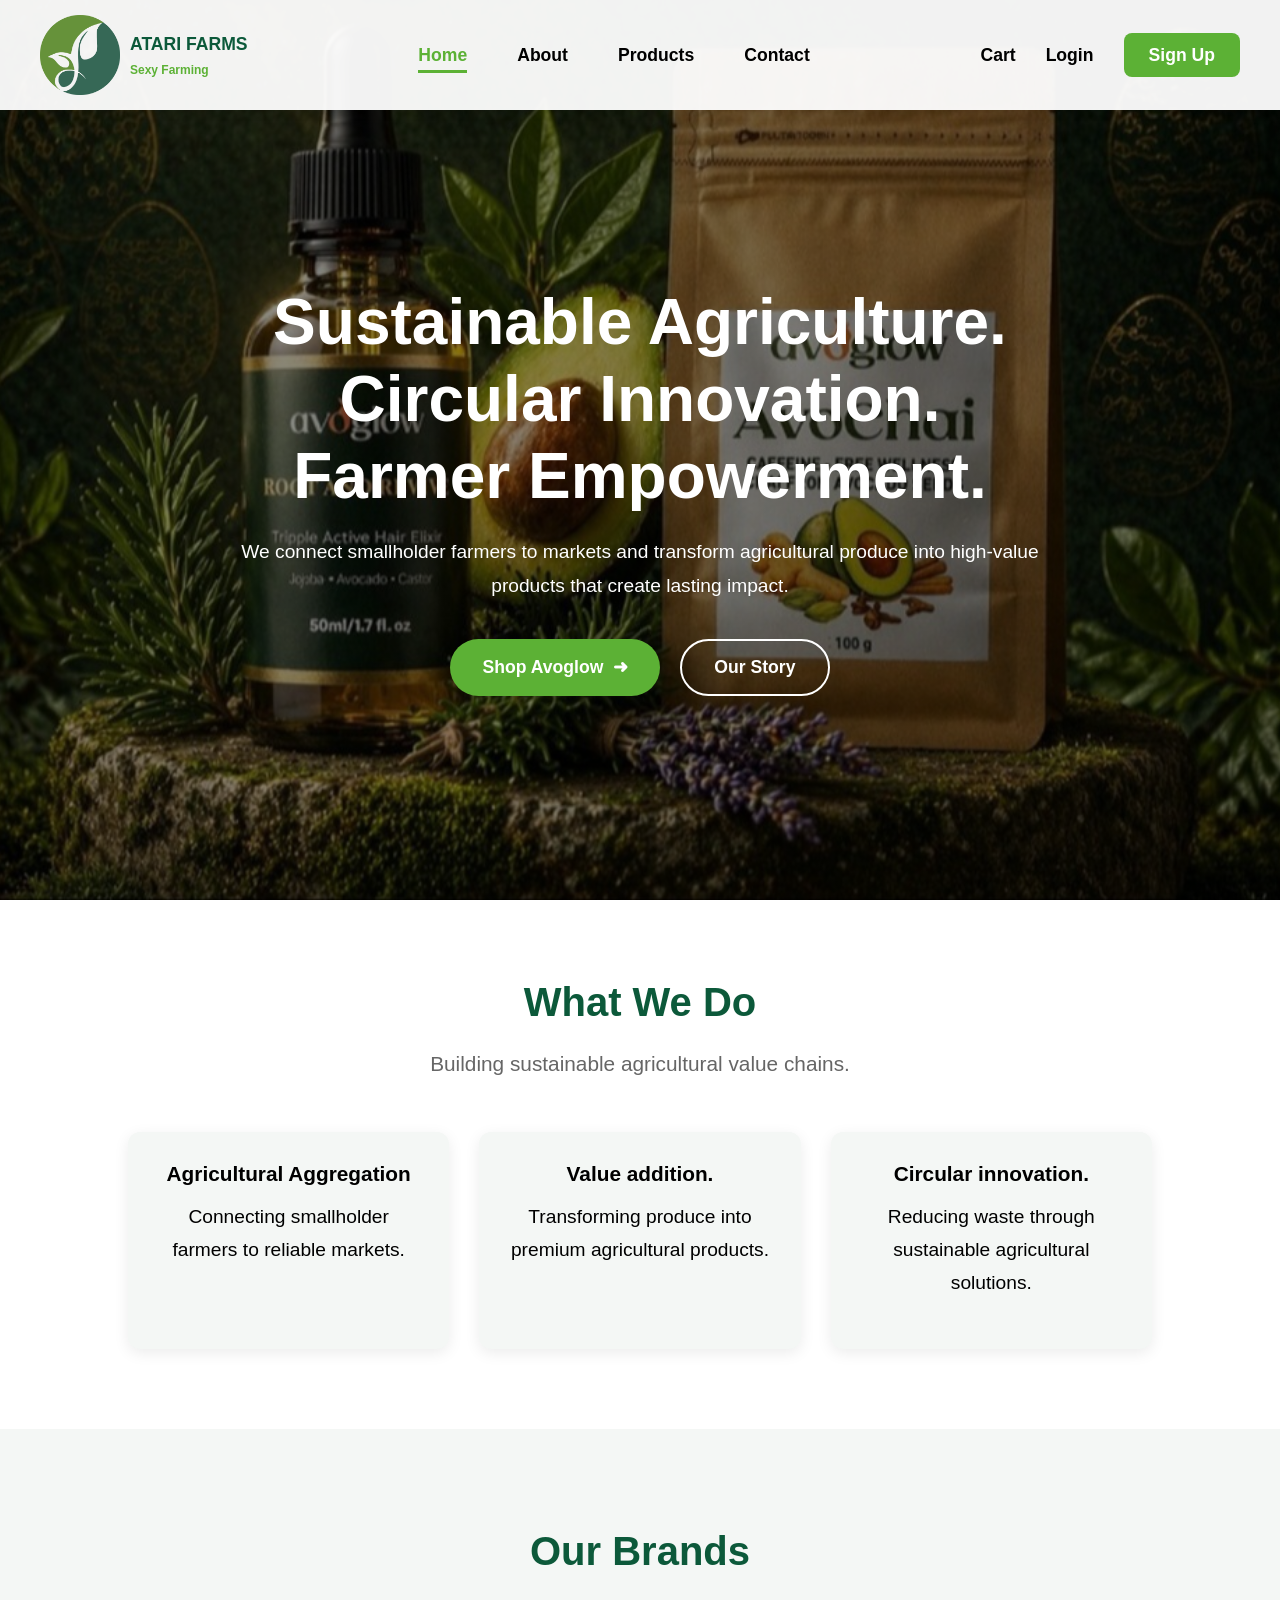
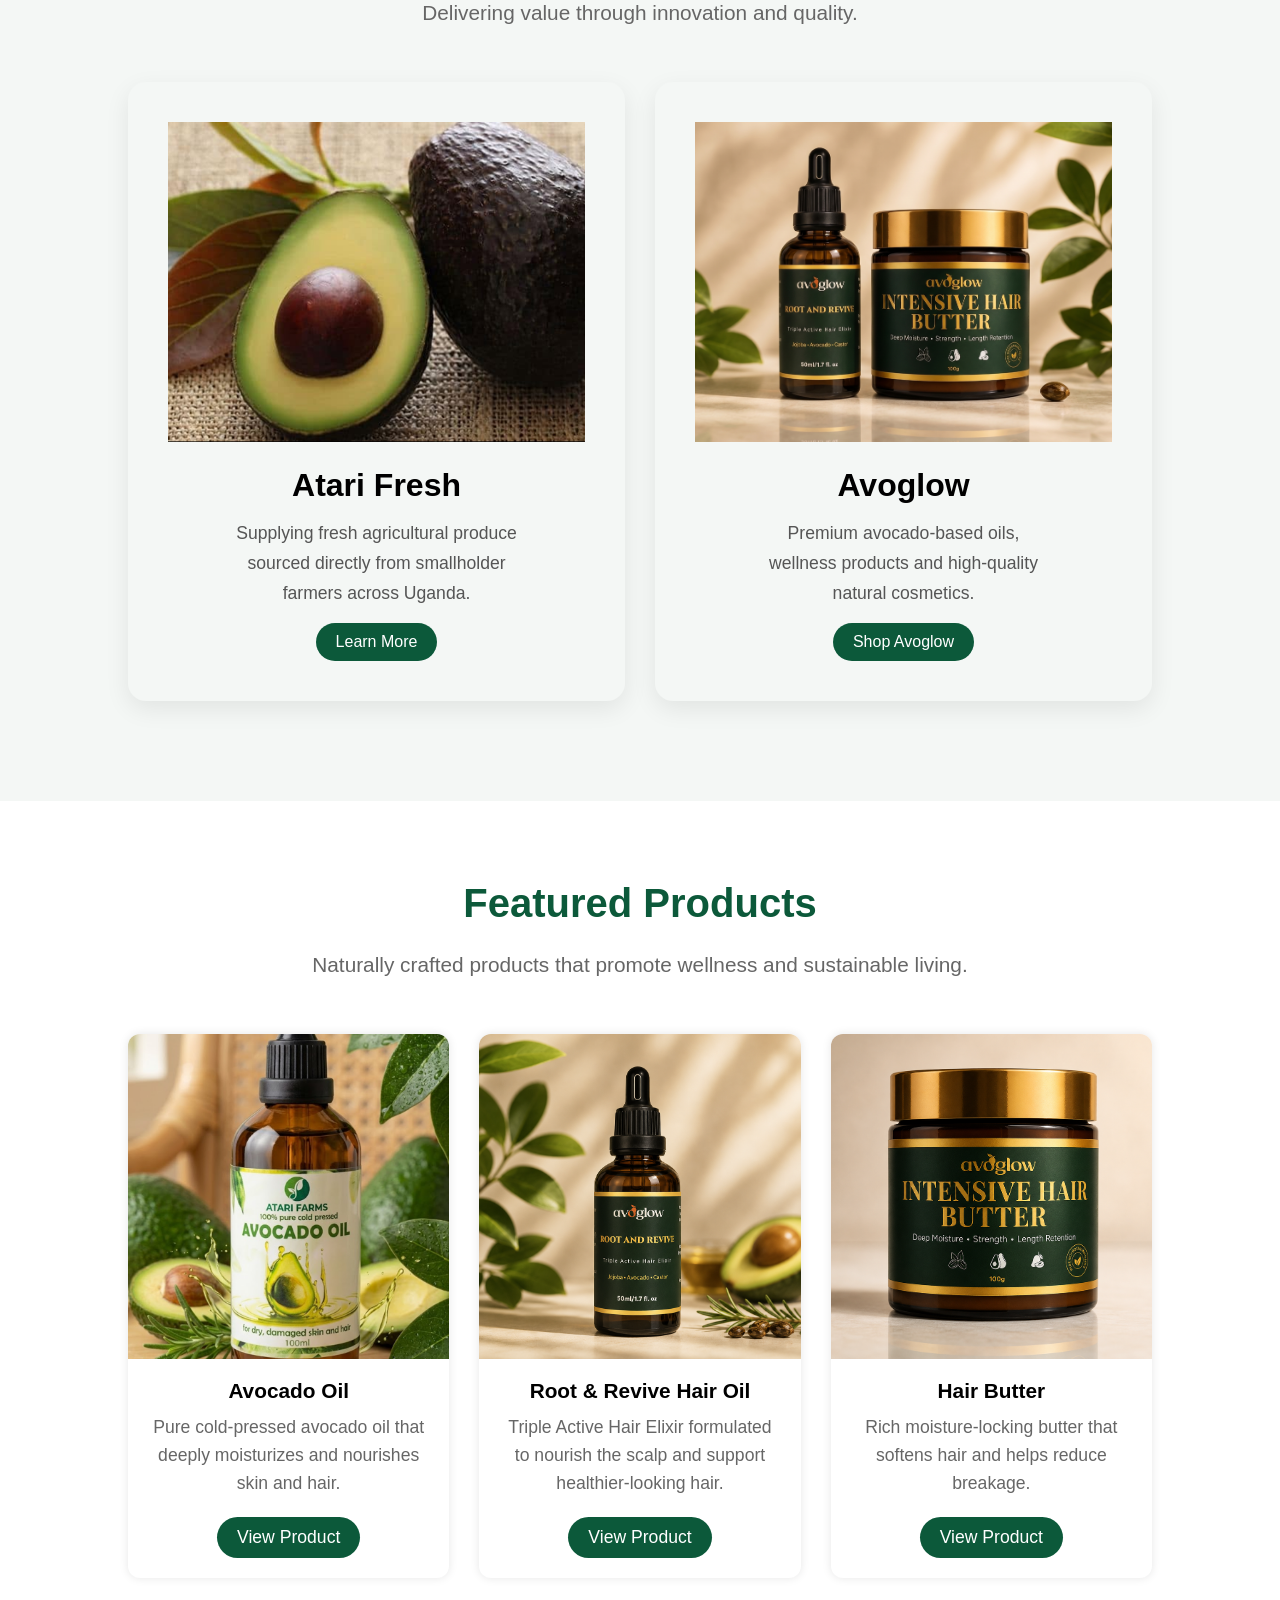
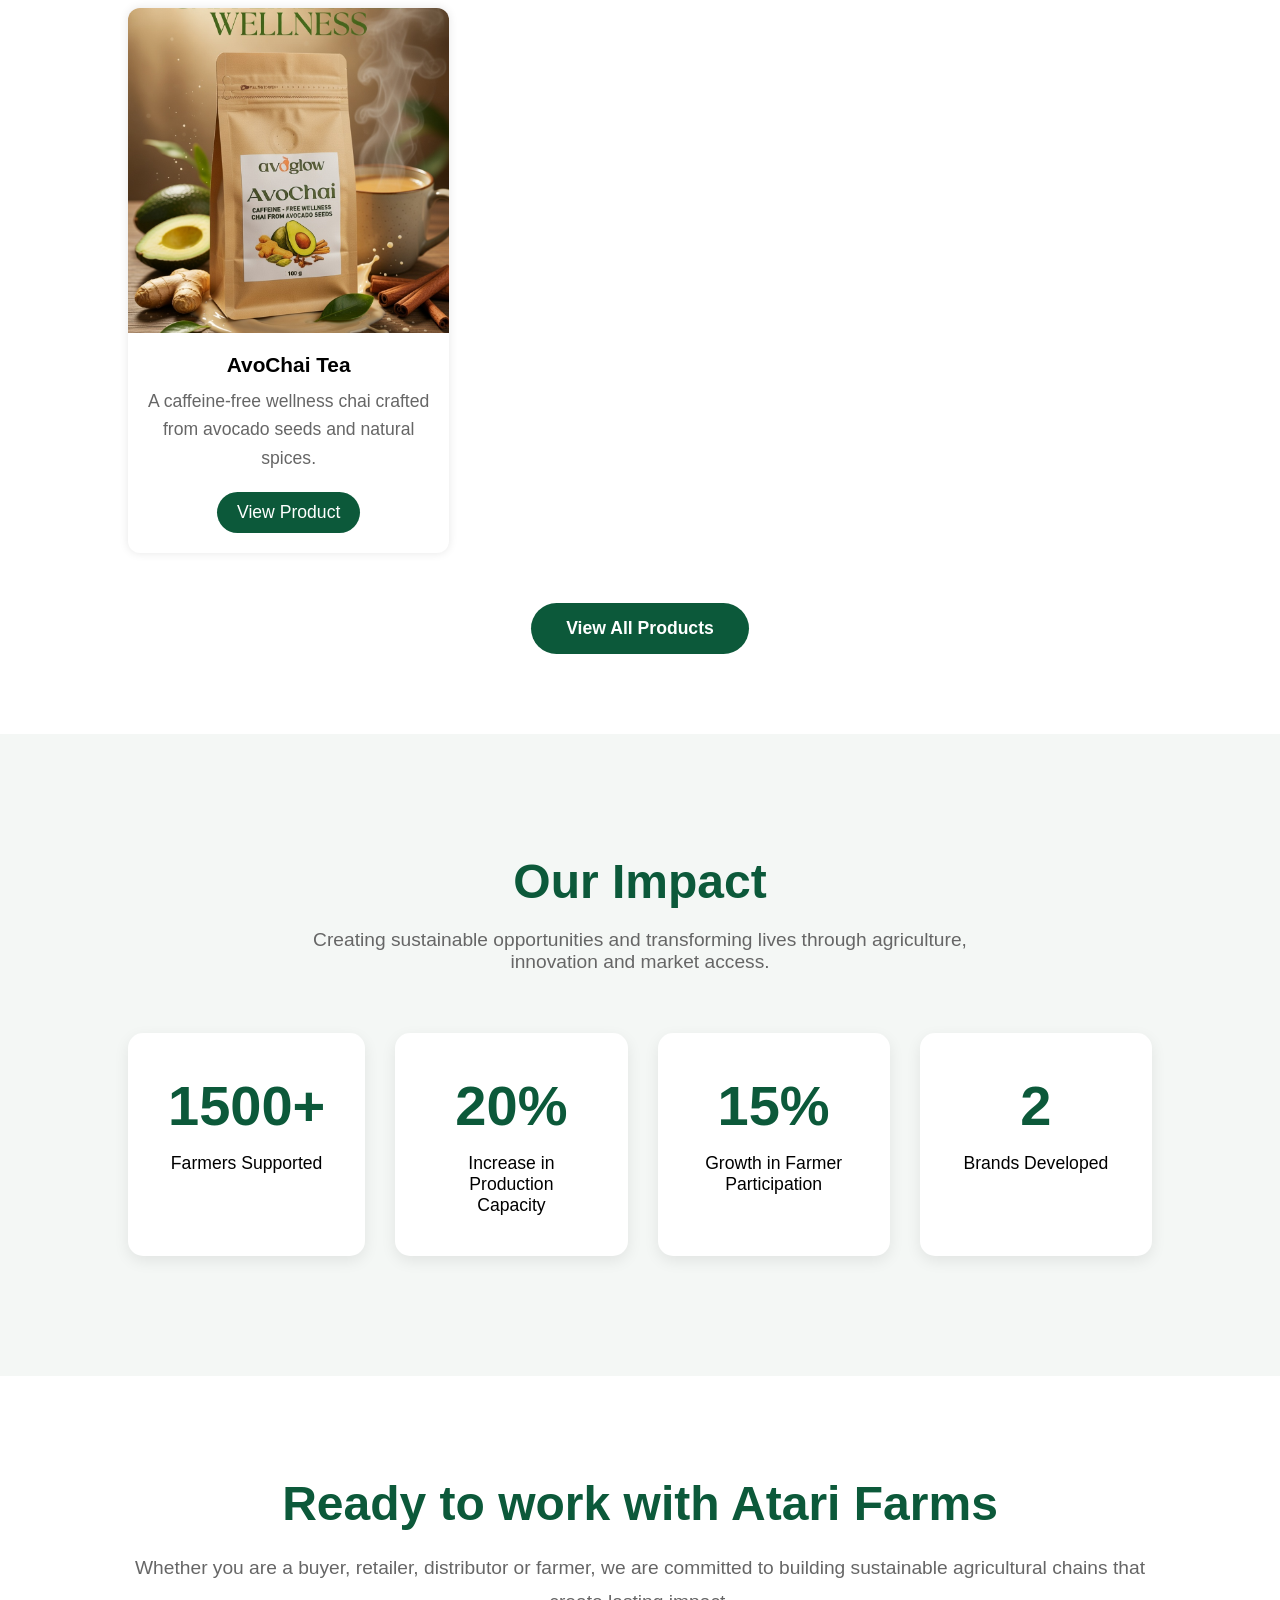
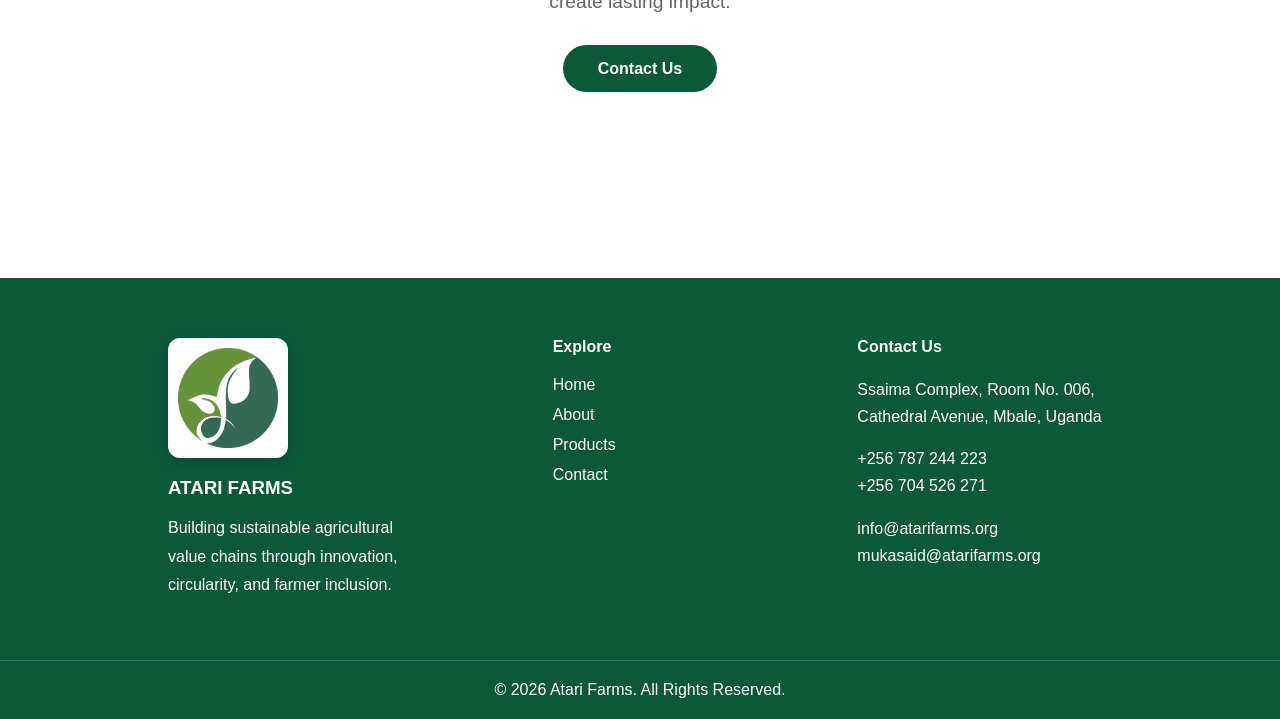
<file: index.html>
<!DOCTYPE html>
<html lang="en">
<head>
    <meta charset="UTF-8">
    <meta name="viewport" content="width=device-width, initial-scale=1.0">
    <link rel="stylesheet" href="index.css">
    <link rel="stylesheet" href="mobile.css">
    
    <title>Atari Farms</title>
</head>
<body>

    <nav>
        <ul class="main-nav">
            <li class="logo"><a href="index.html">
              <img src="Images/logo.png" alt="ATARI FARMS">
              <div class="logo-text">
                <h3> ATARI FARMS</h3>
                <P> Sexy Farming</P>
              </div>
            </a></li>
            <div class="nav-center"> 
                <li><a href="index.html" class="active">Home</a></li>
            <li><a href="about.html">About</a></li>
            <li><a href="products.html">Products</a></li>
            <li><a href="contact.html">Contact</a></li>
            </div>
            <div class="nav-right"> 
            <li><a href="">Cart</a></li>
            <li><a href="">Login</a></li>
            <li><a href="" class="signup-btn">Sign Up</a></li>
            </div>
        </ul>
    </nav>

    <section class="hero">
        <div class="hero-content">
            <h1>
                Sustainable Agriculture.<br>
                Circular Innovation.<br>
                Farmer Empowerment.
            </h1>
                <p>
                We connect smallholder farmers to markets and transform
                agricultural produce into high-value products that create
                lasting impact.
            </p>

            <div class="buttons">
                <a href="products.html" class="btn primary">Shop Avoglow <span> ➜ </span></a>
                <a href="about.html" class="btn secondary">Our Story</a>
            </div>
        </div>
    </section>

    <section class="what-we-do">
        <h2> What We Do</h2>
         <p class="section-subtitle">
        Building sustainable agricultural value chains.
    </p>
               <div class="cards">
            <div class="card">
                 <h3> Agricultural Aggregation</h3>
            <p> Connecting smallholder farmers to reliable markets.</p>
            </div>
            <div class="card"> 
            <h3> Value addition.</h3>
             <p> Transforming produce into premium agricultural products.</p>
        </div>
        <div class="card"> 
            <h3> Circular innovation.</h3>
            <p> Reducing waste through sustainable agricultural solutions.</p>
        </div>
        </div>
    </section>

   <section class="brands">
    <h2>Our Brands</h2>
    <p class="section-subtitle">
    Delivering value through innovation and quality.
</p>
    <div class="brand-container">
        <div class="brand-card">
            <img src="image.png" alt="">
            <h3>Atari Fresh</h3>
            <p>Supplying fresh agricultural produce sourced directly from smallholder farmers across Uganda.</p>
            <a href="#">Learn More</a>
        </div>
        <div class="brand-card">
            <img src="Images/brand avoglow.png" alt="">
            <h3>Avoglow</h3>
            <p> Premium avocado-based oils, wellness products and high-quality natural cosmetics.</p>
            <a href="products.html">Shop Avoglow</a>
        </div>
    </div>
</section>

    <section class="products">
        <h2> Featured Products</h2>
        <p class="section-subtitle">
    Naturally crafted products that promote wellness and sustainable living.
</p>
        <div class="product-grid">
            <div class="product-card">
                <img src="Images/pure-avocado-oil.png" alt="">
                <h3>Avocado Oil</h3>
                <p class="product-desc">
        Pure cold-pressed avocado oil that deeply moisturizes and nourishes skin and hair.
    </p>
    <a href="#" class="product-btn">View Product</a>
</div>

<div class="product-card">
    <img src="Images/root-revive.png" alt="">
    <h3>Root & Revive Hair Oil</h3>
    <p class="product-desc">
        Triple Active Hair Elixir formulated to nourish the scalp and support healthier-looking hair.
    </p>
    <a href="#" class="product-btn">View Product</a>
</div>

<div class="product-card">
    <img src="Images/hair-butter.png" alt="">
    <h3>Hair Butter</h3>
    <p class="product-desc">
        Rich moisture-locking butter that softens hair and helps reduce breakage.
    </p>
    <a href="#" class="product-btn">View Product</a>
</div>
<div class="product-card">
    <img src="Images/avochai.png" alt="">
    <h3>AvoChai Tea</h3>
    <p class="product-desc">
        A caffeine-free wellness chai crafted from avocado seeds and natural spices.
    </p>
    <a href="#" class="product-btn">View Product</a>
</div>
        </div>
        <div class="products-action">
    <a href="products.html" class="view-all-btn">
        View All Products
    </a>
</div>
    </section>

    <section class="impact">
    <h2>Our Impact</h2>
    <p class="impact-subtitle">
        Creating sustainable opportunities and transforming lives through agriculture, innovation and market access.
    </p>
    <div class="impact-container">
        <div class="impact-box">
            <h3>1500+</h3>
            <p>Farmers Supported</p>
        </div>
        <div class="impact-box">
            <h3>20%</h3>
            <p>Increase in Production Capacity</p>
        </div>
        <div class="impact-box">
            <h3>15%</h3>
            <p>Growth in Farmer Participation</p>
        </div>
        <div class="impact-box">
            <h3>2</h3>
            <p>Brands Developed</p>
        </div>
    </div>
</section>

    <section class="cta">
        <h2> Ready to work with Atari Farms</h2>
        <p> Whether you are a buyer, retailer, distributor or farmer, we are committed to building sustainable agricultural chains that create lasting impact.</p>
        <div class="cta-button">
            <a href="#" class="contact-btn">
                Contact Us
            </a>
        </div>
    </section>

    <footer class="footer">
    <div class="footer-container">
        <div class="footer-logo">
            <img src="Images/logo.png" alt="Atari Farms Logo">
            <h3>ATARI FARMS</h3>
            <p>
                Building sustainable agricultural value chains through
                innovation, circularity, and farmer inclusion.
            </p>
        </div>
        <div class="footer-links">
            <h4>Explore</h4>
            <ul>
                <li><a href="index.html">Home</a></li>
                <li><a href="about.html">About</a></li>
                <li><a href="products.html">Products</a></li>
                <li><a href="contact.html">Contact</a></li>
            </ul>
        </div>
        <div class="footer-contact">
            <h4>Contact Us</h4>
            <p> Ssaima Complex, Room No. 006,<br>
                Cathedral Avenue, Mbale, Uganda
            </p>
            <p>
                +256 787 244 223 <br>
                +256 704 526 271
            </p>
            <p>
                info@atarifarms.org <br>
                mukasaid@atarifarms.org
            </p>
        </div>
    </div>
    <div class="footer-bottom">
        <p>© 2026 Atari Farms. All Rights Reserved.</p>
    </div>
</footer>
</body>
</html>
</file>
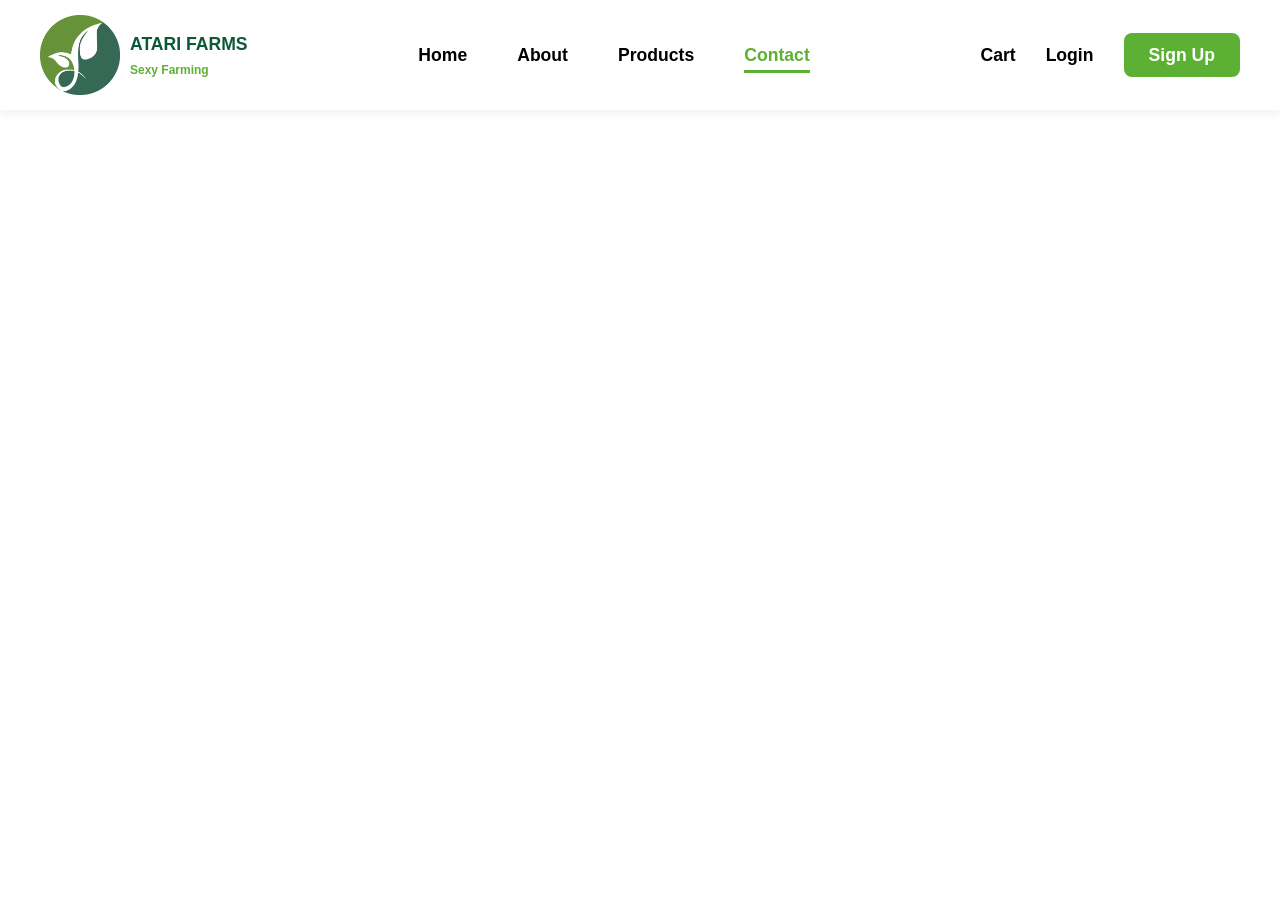
<file: contact.html>
<!DOCTYPE html>
<html lang="en">
<head>
    <meta charset="UTF-8">
    <meta name="viewport" content="width=device-width, initial-scale=1.0">
    <link rel="stylesheet" href="contact.css">
    
    <title>Atari Farms</title>
</head>
<body>

    <nav>
        <ul class="main-nav">
            <li class="logo"><a href="index.html">
              <img src="Images/logo.png" alt="ATARI FARMS">
              <div class="logo-text">
                <h3> ATARI FARMS</h3>
                <P> Sexy Farming</P>
              </div>
            </a></li>
            <div class="nav-center"> 
                <li><a href="index.html">Home</a></li>
            <li><a href="about.html">About</a></li>
            <li><a href="products.html">Products</a></li>
            <li><a href="contact.html" class="active">Contact</a></li>
            </div>
            <div class="nav-right"> 
            <li><a href="">Cart</a></li>
            <li><a href="">Login</a></li>
            <li><a href="" class="signup-btn">Sign Up</a></li>
            </div>
        </ul>
    </nav>
</file>
<file: index.css>
.hero-content{
    animation:fadeInUp 1.5s ease;
}
@keyframes fadeInUp{
    from{
        opacity:0;
        transform:translateY(30px);
    }
    to{
        opacity:1;
        transform:translateY(0);
    }
}
*{
    margin:0;
    padding:0;
    box-sizing:border-box;
}

:root{
    --primary-color:#0c593a;
    --accent-color:#5cb135;
    --background-color:#ffffff;
    --text-main:#050315;
    --surface-color:#f4f7f5;
}

body{
    font-family: Arial, Helvetica, sans-serif;
    
}
html{
    scroll-behavior: smooth;
}
.section-subtitle{
    color:#666;
    margin-top:15px;
    margin-bottom:50px;
    font-size:1.3rem;
    max-width:800px;
    margin:20px auto 50px;
    line-height:1.8;
    margin-left: auto;
    margin-right: auto;
}
nav{
    position:fixed;
    width:100%;
    top:0;
    left:0;
    z-index:1000;
    background:rgba(255,255,255,0.95);
    box-shadow:0 2px 10px rgba(0,0,0,0.08);
}

.main-nav{
    list-style:none;
    display:flex;
    align-items:center;
    justify-content: space-between;
    margin: 0;
    padding:15px 40px;
}

.main-nav a{
    text-decoration:none;
    color:black;
    font-weight:600;
    font-size:1.1rem;
    transition:0.3s ease;
}
.main-nav a:hover{
    color:var(--accent-color);
}
.nav-center{
    display:flex;
    gap:50px;
}
.nav-right{
    display:flex;
    gap:30px;
    align-items:center;
}
.active{
    color:#5cb135 !important;
    border-bottom:3px solid #5cb135;
    padding-bottom:5px;
}
.logo a{
    display: flex;
    align-items: center;
    gap: 15px;
}
.logo img{
    height:auto;
    width:80px;
}
.logo a{
    display:flex;
    align-items:center;
    gap:10px;
}

.logo-text h3{
    margin:0;
    color:#0c593a;
    font-size:1.1rem;
}

.logo-text p{
    margin:0;
    font-size:0.75rem;
    color:#5cb135;
    margin-top: 8px;
}
.signup-btn{
    background:#5cb135;
    color:white !important;
    padding:12px 25px;
    border-radius:8px;
}

.signup-btn:hover{
    background:#0c593a;
}

.hero{
    height:100vh;
    padding-top: 80px;
    background:
        linear-gradient(
            rgba(0,0,0,0.45),
            rgba(0,0,0,0.45)
        ),
        url("Images/home.png");
    background-size:cover;
    background-position:center;
    background-repeat: no-repeat;

    display:flex;
    justify-content:center;
    align-items:center;
    text-align:center;
}

.hero-content{
    max-width:800px;
    color:white;
}

.hero-content h1{
    font-size:4rem;
    margin-bottom:20px;
    line-height:1.2;
}

.hero-content p{
    font-size:1.2rem;
    margin-bottom:35px;
    line-height:1.8;
}
.buttons{
    display:flex;
    justify-content:center;
    gap:20px;
}

.btn{
    text-decoration:none;
    display: inline-flex;
    align-items: center;
    justify-content: center;
    gap: 10px;
    padding:16px 32px;
    border-radius:50px;
    font-weight:600;
    font-size: 1.1rem;
    transition:0.3s;
}

.primary{
    background:var(--accent-color);
    color:white;
}

.primary:hover{
    transform:translateY(-3px);
    background: #6bc93d;
    box-shadow:0 8px 20px rgba(92,177,53,0.35);
    }
.primary-btn span{
    margin-left:10px;
    transition:0.3s ease;
}

.primary-btn:hover span{
    transform:translateX(5px);
}

.secondary{
    border:2px solid white;
    color:white;
    background: transparent;
}

.secondary:hover{
    background:white;
    color:var(--primary-color);
    transform: translateY(-3px);
}
.what-we-do{
    padding: 80px 10%;
    text-align: center;
}
.what-we-do h2{
    color: var(--primary-color);
    margin-bottom: 20px;
    font-size: 2.5rem;
    font-weight: 700;
}

.cards{
    display: flex;
    gap: 30px;
    margin-top: 40px;
}
.card{
    flex: 1;
    background: #f4f7f5;
    padding: 30px;
    border-radius: 12px;
     box-shadow: 0 4px 15px rgba(0,0,0,0.08);
}
.card h3{
    color:black;
    margin-bottom:15px;
    font-size: 1.3rem;
}

.card p{
    line-height:1.7;
    margin-bottom:20px;
    font-size:1.2rem;
}
.brands{
    padding: 100px 10%;
    text-align: center;
    background:#f4f7f5;
}
.brands h2{
    color: var(--primary-color);
    margin-bottom: 20px;
    font-size: 2.5rem;
    font-weight: 700;
}
.brand-container{
    display: flex;
    gap: 30px;
}
.brand-card{
    flex:1;
    background:#f4f7f5;
    padding:40px;
    border-radius:18px;
    overflow: hidden;
    box-shadow:0 8px 25px rgba(0,0,0,0.08);
    transition: 0.3s ease;
}

.brand-card h3{
    color:black;
    margin:25px 30px 15px;
    font-size:2rem;
}
.brand-card img{
    width:100%;
    height:320px;
    object-fit:cover;
    display:block;
    transition: 0.4s ease;
}
.brand-card:hover img{
    transform:scale(1.05);
}
.brand-card p{
    line-height:1.7;
    padding: 0 30px;
    margin:0 30px 15px;
    font-size:1.1rem;
    color: #555;
}
.brand-card a{
    text-decoration:none;
    color:white;
    background:var(--primary-color);
    padding:10px 20px;
    border-radius:6px;
      display:inline-block;
    transition:all 0.3s ease;
}
.brand-card a:hover{
    background:var(--accent-color);
    transform:translateY(-3px);
}
.brand-card a:active{
    background:#04452c;
    transform:scale(0.95);
}
.brand-card a:focus{
    outline:3px solid rgba(92,177,53,0.4);
    outline-offset:3px;
}

.products{
    padding: 80px 10%;
    text-align: center;
}
.products h2{
    color: var(--primary-color);
    margin-bottom: 20px;
    font-size: 2.5rem;
    font-weight: 700;
}
.product-grid{
    display: grid;
    grid-template-columns: repeat(auto-fit,minmax(280px,1fr));
    gap: 30px;
    margin-top: 0px;
}
.product-grid h3{
    margin-top: 20px;
    font-size: 1.3rem;
}
.product-card{
    background: white;
    box-shadow: 0 0 10px rgba(0,0,0,0.1);
    border-radius: 12px;
    overflow: hidden;
    text-align: center;
    justify-content: space-between;
    flex-direction: column;
    font-size: 1.1rem;
}
.product-card img{
    width: 100%;
    height: 325px;
    object-fit: cover;
    display: block;
    transition: 0.4s ease;
}
.product-btn{
    display:inline-block;
    margin-bottom:20px;
    background:var(--primary-color);
    color:white;
    padding:10px 20px;
    margin-top: 20px;
    border-radius:6px;
    text-decoration:none;
    transition: 0.3s ease;
}
.product-btn:hover{
    background:var(--accent-color);
    transform:translateY(-2px);
}
.product-card:hover img{
    transform:scale(1.05);
}
.product-desc{
    color:#666;
    font-size:0.95rem;
    line-height:1.6;
    padding:0 20px;
    margin-top:10px;
    min-height:70px;
    font-size: 1.1rem;
}
.products-action{
    margin-top:50px;
}
.view-all-btn{
    display:inline-block;
    padding:15px 35px;
    background:#0c593a;
    color:white;
    text-decoration:none;
    border-radius:8px;
    font-weight:600;
    transition:0.3s;
    font-size: 1.1rem;
}
.view-all-btn:hover{
    background:#5cb135;
}
.card,
.brand-card,
.product-card{
    transition:0.3s ease;
}

.card:hover,
.brand-card:hover,
.product-card:hover{
    transform:translateY(-8px);
    box-shadow:0 10px 25px rgba(0,0,0,0.12);
}
.brands{
    padding: 100px 10%;
    text-align: center;
}

.impact{
    padding:120px 10%;
    background:#f4f7f5;
    text-align:center;
}
.impact h2{
    font-size:3rem;
    color:#0c593a;
    margin-bottom:20px;
}
.impact-subtitle{
    max-width:700px;
    margin:0 auto 60px;
    color:#666;
    font-size:1.2rem;
}
.impact-container{
    display:grid;
    grid-template-columns:repeat(4,1fr);
    gap:30px;
}
.impact-box{
    background:white;
    padding:40px;
    border-radius:15px;
    box-shadow:0 5px 15px rgba(0,0,0,0.08);
    transition:0.3s;
}
.impact-box:hover{
    transform:translateY(-8px);
}
.impact-box h3{
    color:#0c593a;
    font-size:3.5rem;
    margin-bottom:15px;
}
.impact-box p{
    font-size:1.1rem;
}

.cta{
    background:white;
    padding:100px 10%;
    text-align:center;
}
.cta-content{
    max-width:800px;
    margin:auto;
}
.cta h2{
    color:var(--primary-color);
    font-size:3rem;
    margin-bottom:20px;
    }
.cta p{
    color:#666;
    font-size:1.2rem;
    line-height:1.8;
    margin-bottom:40px;
}
.cta-buttons{
    display:flex;
    justify-content:center;
    gap:20px;
    flex-wrap:wrap;
}
.contact-btn{
    background:var(--primary-color);
    color:white;
    text-decoration:none;
    padding:15px 35px;
    border-radius:8px;
    font-weight:bold;
    transition:all 0.3s ease;
}
.contact-btn:hover{
    background: var(--accent-color);
    transform:translateY(-3px);
     box-shadow: 0 8px 20px rgba(0,0,0,0.15);
}
.contact-btn,
.view-all-btn,
.product-btn,
.brand-card a{
    border-radius: 50px;
}
.footer{
    background:#0c593a;
    color:white;
    margin-top:100px;
}
.footer-container{
    max-width:1200px;
    margin:auto;
    padding:60px 10%;
    display:flex;
    justify-content:space-between;
    gap:50px;
    align-items:flex-start;
}
.footer-logo,
.footer-links,
.footer-contact{
    flex:1;
}
.footer-logo img{
    width:120px;
    margin-bottom:15px;
    background: white;
    padding: 10px;
    border-radius: 12px;
    box-shadow: 0 4px 15px rgba(0, 0, 0, 0.15);

}
.footer-logo h3{
    margin-bottom:15px;
}
.footer-logo p{
    line-height:1.8;
}
.footer-links h4,
.footer-contact h4{
    margin-bottom:20px;
}
.footer-links{
    margin-left:80px;
}
.footer-links ul{
    list-style:none;
       margin:0;
    padding:0;
}
.footer-links li{
    margin-bottom:12px;
}
.footer-links a{
    text-decoration:none;
    color:white;
}
.footer-links a:hover{
    color:#5cb135;
}
.footer-contact p{
    margin-bottom:15px;
    line-height:1.7;
}
.footer-bottom{
    text-align:center;
    padding:20px;
    border-top:1px solid rgba(255,255,255,0.2);
}
</file>
<file: mobile.css>
@media screen and (max-width:768px){

    body{
        font-size:16px;
    }

    /* NAVIGATION */

    .main-nav{
        padding:15px;
    }

    .nav-center{
        gap:20px;
    }

    .nav-right{
        gap:15px;
    }

    .logo img{
        width:60px;
    }

    /* HERO */

    .products-hero{
        padding:120px 20px 60px;
    }

    .hero-content h1{
        font-size:2.5rem;
    }

    .hero-content p{
        font-size:1rem;
    }

    .hero-buttons{
        flex-direction:column;
    }

    .shop-btn,
    .explore-btn{
        width:100%;
        text-align:center;
    }

    /* HERO PRODUCTS */

    .hero-product{
        width:220px !important;
    }

    /* FILTERS */

    .product-filters{
        overflow-x:auto;
        flex-wrap:nowrap;
        width:100%;
        padding-bottom:10px;
    }

    .filter-btn{
        white-space:nowrap;
    }

    /* PRODUCTS */

    .products-section{
        padding:80px 20px;
    }

    .products-grid{
        grid-template-columns:1fr;
    }

    .product-image{
        height:250px;
    }

    .product-content{
        padding:20px;
    }

    .product-content h3{
        font-size:1.3rem;
    }

    /* MODAL */

    .modal-content{
        width:100%;
        max-height:95vh;
        border-radius:15px;
    }

    .modal-grid{
        grid-template-columns:1fr;
    }

    .modal-image{
        padding:20px;
    }

    .modal-image img{
        max-width:280px;
        max-height:280px;
    }

    .modal-details{
        padding:20px;
    }

    #modalTitle{
        font-size:1.8rem;
    }

    #modalPrice{
        font-size:2rem;
    }

    .product-highlights{
        gap:8px;
    }

    .product-highlights span{
        font-size:12px;
    }

    .product-tabs{
        flex-wrap:wrap;
    }

    .tab-btn{
        flex:1;
        min-width:100px;
    }

    .quantity-box{
        width:100%;
    }

    .quantity-box input{
        flex:1;
    }

    .cart-btn{
        height:60px;
        font-size:18px;
    }

}
</file>
<file: contact.css>
body{
    font-family: Arial, Helvetica, sans-serif;
    
}
html{
    scroll-behavior: smooth;
}
.section-subtitle{
    color:#666;
    margin-top:15px;
    margin-bottom:50px;
    font-size:1.3rem;
    max-width:800px;
    margin:20px auto 50px;
    line-height:1.8;
    margin-left: auto;
    margin-right: auto;
}
nav{
    position:fixed;
    width:100%;
    top:0;
    left:0;
    z-index:1000;
    background:rgba(255,255,255,0.95);
    box-shadow:0 2px 10px rgba(0,0,0,0.08);
}

.main-nav{
    list-style:none;
    display:flex;
    align-items:center;
    justify-content: space-between;
    margin: 0;
    padding:15px 40px;
}

.main-nav a{
    text-decoration:none;
    color:black;
    font-weight:600;
    font-size:1.1rem;
    transition:0.3s ease;
}
.main-nav a:hover{
    color:var(--accent-color);
}
.nav-center{
    display:flex;
    gap:50px;
}
.nav-right{
    display:flex;
    gap:30px;
    align-items:center;
}
.active{
    color:#5cb135 !important;
    border-bottom:3px solid #5cb135;
    padding-bottom:5px;
}
.logo a{
    display: flex;
    align-items: center;
    gap: 15px;
}
.logo img{
    height:auto;
    width:80px;
}
.logo a{
    display:flex;
    align-items:center;
    gap:10px;
}

.logo-text h3{
    margin:0;
    color:#0c593a;
    font-size:1.1rem;
}

.logo-text p{
    margin:0;
    font-size:0.75rem;
    color:#5cb135;
    margin-top: 8px;
}
.signup-btn{
    background:#5cb135;
    color:white !important;
    padding:12px 25px;
    border-radius:8px;
}

.signup-btn:hover{
    background:#0c593a;
}
</file>
